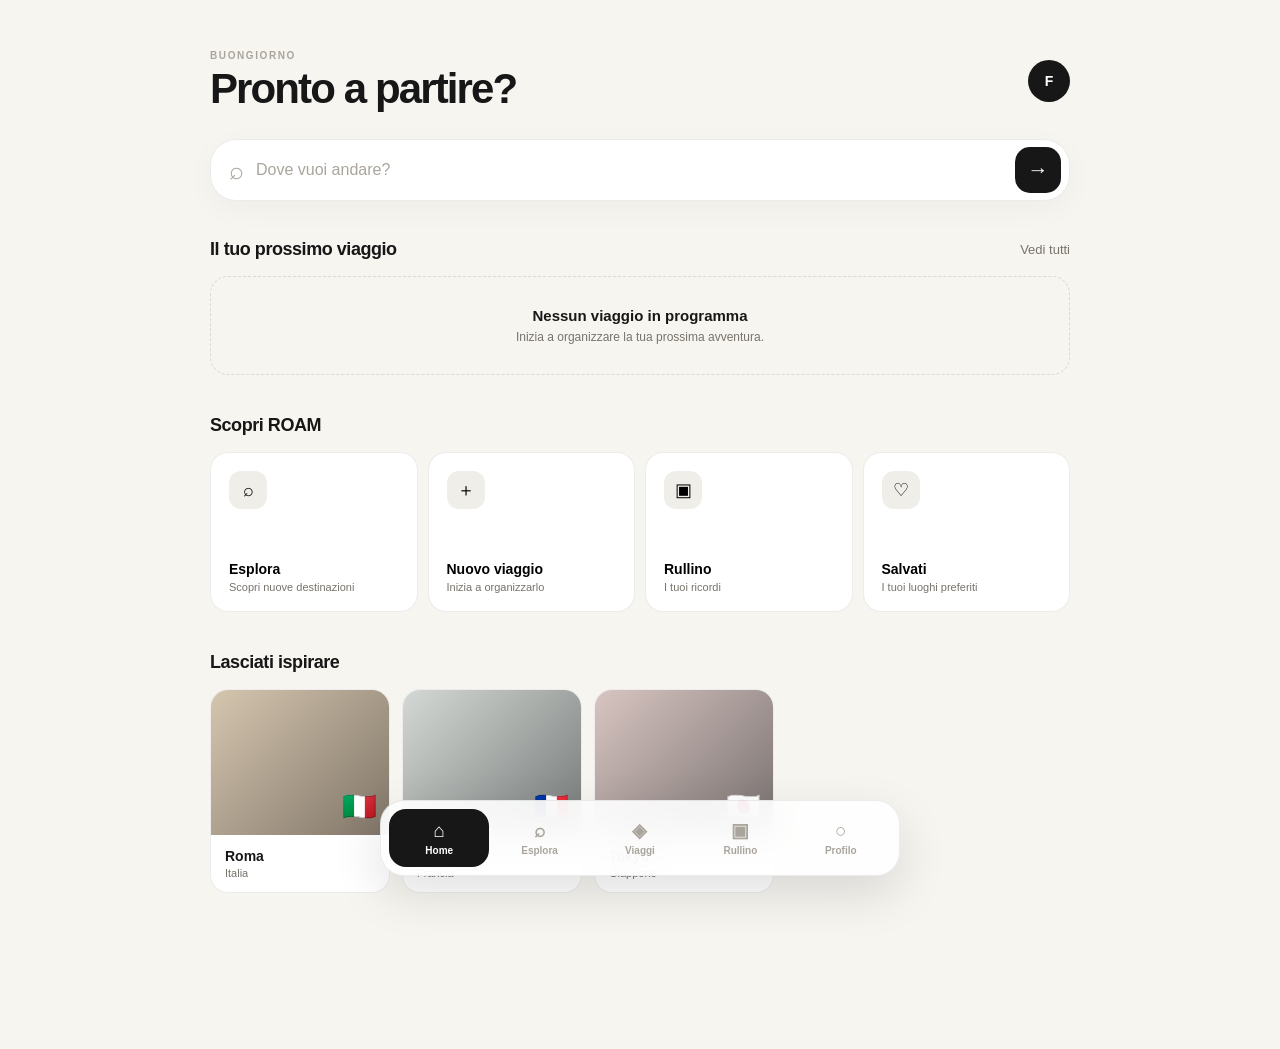
<file: index.html>
<!DOCTYPE html>
<html lang="it">
<head>
    <meta charset="UTF-8">
    <meta name="viewport" content="width=device-width, initial-scale=1.0, viewport-fit=cover">

    <title>ROAM — Travel differently</title>

    <meta name="theme-color" content="#f7f5f0">
    <meta name="description" content="ROAM — Organizza, scopri e vivi i tuoi viaggi.">

    <link rel="stylesheet" href="css/global.css">
</head>

<body>

    <main class="app">

        <!-- HOME -->
        <section class="page active" id="home-page">

            <header class="top-header">
                <div>
                    <span class="eyebrow">BUONGIORNO</span>
                    <h1>Pronto a partire?</h1>
                </div>

                <button class="icon-button" aria-label="Profilo" onclick="navigate('profilo.html')">
                    <span>F</span>
                </button>
            </header>


            <!-- SEARCH -->
            <div class="hero-search">

                <div class="search-icon">⌕</div>

                <input
                    type="text"
                    id="destinationInput"
                    placeholder="Dove vuoi andare?"
                    autocomplete="off"
                >

                <button onclick="searchDestination()">
                    →
                </button>

            </div>


            <!-- NEXT TRIP -->
            <section class="section">

                <div class="section-heading">
                    <h2>Il tuo prossimo viaggio</h2>
                    <button onclick="navigate('viaggi.html')">Vedi tutti</button>
                </div>

                <div id="nextTripContainer"></div>

            </section>


            <!-- QUICK ACTIONS -->
            <section class="section">

                <div class="section-heading">
                    <h2>Scopri ROAM</h2>
                </div>

                <div class="quick-grid">

                    <button class="quick-card" onclick="navigate('esplora.html')">
                        <span class="quick-icon">⌕</span>
                        <strong>Esplora</strong>
                        <small>Scopri nuove destinazioni</small>
                    </button>

                    <button class="quick-card" onclick="navigate('viaggi.html')">
                        <span class="quick-icon">＋</span>
                        <strong>Nuovo viaggio</strong>
                        <small>Inizia a organizzarlo</small>
                    </button>

                    <button class="quick-card" onclick="navigate('rullino.html')">
                        <span class="quick-icon">▣</span>
                        <strong>Rullino</strong>
                        <small>I tuoi ricordi</small>
                    </button>

                    <button class="quick-card">
                        <span class="quick-icon">♡</span>
                        <strong>Salvati</strong>
                        <small>I tuoi luoghi preferiti</small>
                    </button>

                </div>

            </section>


            <!-- INSPIRATION -->
            <section class="section">

                <div class="section-heading">
                    <h2>Lasciati ispirare</h2>
                </div>

                <div class="destination-scroll">

                    <article class="destination-card">
                        <div class="destination-image rome">
                            <span>🇮🇹</span>
                        </div>

                        <div class="destination-info">
                            <strong>Roma</strong>
                            <small>Italia</small>
                        </div>
                    </article>

                    <article class="destination-card">
                        <div class="destination-image paris">
                            <span>🇫🇷</span>
                        </div>

                        <div class="destination-info">
                            <strong>Parigi</strong>
                            <small>Francia</small>
                        </div>
                    </article>

                    <article class="destination-card">
                        <div class="destination-image tokyo">
                            <span>🇯🇵</span>
                        </div>

                        <div class="destination-info">
                            <strong>Tokyo</strong>
                            <small>Giappone</small>
                        </div>
                    </article>

                </div>

            </section>

        </section>

    </main>


    <!-- BOTTOM NAVIGATION -->

    <nav class="bottom-nav">

        <a href="index.html" class="nav-item active">
            <span class="nav-icon">⌂</span>
            <span>Home</span>
        </a>

        <a href="esplora.html" class="nav-item">
            <span class="nav-icon">⌕</span>
            <span>Esplora</span>
        </a>

        <a href="viaggi.html" class="nav-item">
            <span class="nav-icon">◈</span>
            <span>Viaggi</span>
        </a>

        <a href="rullino.html" class="nav-item">
            <span class="nav-icon">▣</span>
            <span>Rullino</span>
        </a>

        <a href="profilo.html" class="nav-item">
            <span class="nav-icon">○</span>
            <span>Profilo</span>
        </a>

    </nav>


    <script src="js/storage.js"></script>
    <script src="js/app.js"></script>

</body>
</html>
</file>
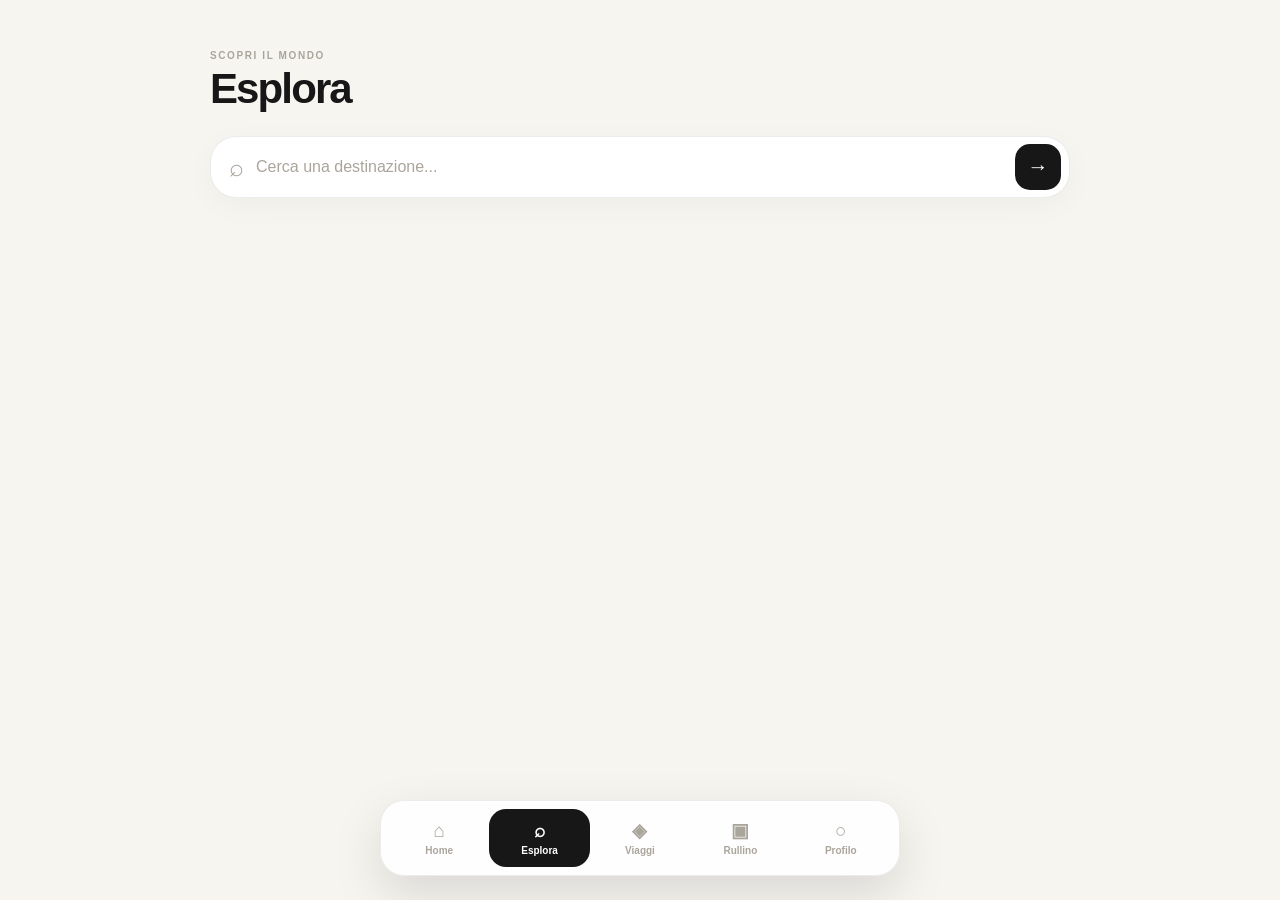
<file: esplora.html>
<!DOCTYPE html>
<html lang="it">

<head>

    <meta charset="UTF-8">

    <meta
        name="viewport"
        content="width=device-width, initial-scale=1.0"
    >

    <meta
        name="theme-color"
        content="#f7f5f0"
    >

    <title>Esplora — ROAM</title>

    <link
        rel="stylesheet"
        href="css/global.css"
    >

    <style>

        .page-header {
            margin-bottom: 25px;
        }


        .destination-header {
            margin-bottom: 30px;
        }


        .destination-flag {
            font-size: 42px;

            margin-bottom: 12px;
        }


        .destination-header h2 {
            font-size: 38px;

            letter-spacing: -.045em;

            margin-bottom: 7px;
        }


        .destination-country {
            color: var(--text-secondary);

            font-size: 13px;
        }


        .destination-description {
            max-width: 650px;

            margin-top: 18px;

            color: var(--text-secondary);

            font-size: 14px;

            line-height: 1.65;
        }


        .info-grid {
            display: grid;

            grid-template-columns:
                repeat(2, 1fr);

            gap: 10px;

            margin-bottom: 30px;
        }


        .info-card {
            padding: 17px;

            border: 1px solid var(--border);

            border-radius: var(--radius-md);

            background: var(--surface);
        }


        .info-card span {
            display: block;

            margin-bottom: 7px;

            color: var(--text-light);

            font-size: 10px;

            font-weight: 700;

            letter-spacing: .08em;
        }


        .info-card strong {
            font-size: 13px;
        }


        .explore-section {
            margin-bottom: 35px;
        }


        .explore-section-header {
            display: flex;

            align-items: center;

            justify-content: space-between;

            margin-bottom: 14px;
        }


        .explore-section-header h3 {
            font-size: 18px;

            letter-spacing: -.025em;
        }


        .explore-section-header span {
            color: var(--text-light);

            font-size: 11px;
        }


        .place-list {
            display: grid;

            gap: 9px;
        }


        .place-card {
            padding: 17px;

            display: flex;

            align-items: center;

            justify-content: space-between;

            gap: 15px;

            border: 1px solid var(--border);

            border-radius: 16px;

            background: var(--surface);
        }


        .place-main {
            min-width: 0;
        }


        .place-main strong {
            display: block;

            margin-bottom: 4px;

            font-size: 14px;
        }


        .place-main small {
            display: block;

            color: var(--text-secondary);

            font-size: 11px;

            line-height: 1.45;
        }


        .place-price {
            flex-shrink: 0;

            color: var(--text-secondary);

            font-size: 12px;
        }


        .save-place {
            flex-shrink: 0;

            width: 36px;
            height: 36px;

            display: grid;
            place-items: center;

            border-radius: 11px;

            background: var(--surface-soft);

            color: var(--text);

            font-size: 17px;
        }


        .neighborhood-list {
            display: flex;

            gap: 9px;

            overflow-x: auto;

            scrollbar-width: none;
        }


        .neighborhood-list::-webkit-scrollbar {
            display: none;
        }


        .neighborhood {
            flex: 0 0 210px;

            padding: 18px;

            border: 1px solid var(--border);

            border-radius: var(--radius-md);

            background: var(--surface);
        }


        .neighborhood strong {
            display: block;

            margin-bottom: 8px;

            font-size: 14px;
        }


        .neighborhood p {
            color: var(--text-secondary);

            font-size: 11px;

            line-height: 1.5;
        }


        .itinerary-grid {
            display: grid;

            grid-template-columns:
                repeat(3, 1fr);

            gap: 9px;
        }


        .itinerary-card {
            padding: 18px;

            border: 1px solid var(--border);

            border-radius: var(--radius-md);

            background: var(--surface);

            text-align: left;
        }


        .itinerary-card span {
            display: block;

            margin-bottom: 20px;

            color: var(--text-light);

            font-size: 10px;

            font-weight: 700;
        }


        .itinerary-card strong {
            font-size: 13px;
        }


        .photo-list {
            display: flex;

            flex-wrap: wrap;

            gap: 8px;
        }


        .photo-tag {
            padding: 9px 12px;

            border-radius: 999px;

            background: var(--surface);

            border: 1px solid var(--border);

            color: var(--text-secondary);

            font-size: 11px;
        }


        .add-trip-cta {
            width: 100%;

            height: 55px;

            margin-top: 5px;

            border-radius: 15px;

            background: var(--text);

            color: white;

            font-size: 13px;

            font-weight: 600;
        }


        .search-results {
            display: grid;

            gap: 9px;

            margin-top: -20px;

            margin-bottom: 25px;
        }


        .search-result {
            padding: 15px;

            display: flex;

            align-items: center;

            gap: 12px;

            border: 1px solid var(--border);

            border-radius: 15px;

            background: var(--surface);

            cursor: pointer;
        }


        .search-result-flag {
            font-size: 25px;
        }


        .search-result strong {
            display: block;

            font-size: 13px;
        }


        .search-result small {
            color: var(--text-secondary);

            font-size: 11px;
        }


        @media (min-width: 700px) {

            .info-grid {
                grid-template-columns:
                    repeat(4, 1fr);
            }

            .place-list {
                grid-template-columns:
                    repeat(2, 1fr);
            }

        }

    </style>

</head>


<body>

<main class="app">

    <header class="page-header">

        <span class="eyebrow">
            SCOPRI IL MONDO
        </span>

        <h1>
            Esplora
        </h1>

    </header>


    <div class="hero-search">

        <div class="search-icon">
            ⌕
        </div>

        <input
            id="exploreInput"
            type="text"
            placeholder="Cerca una destinazione..."
            autocomplete="off"
        >

        <button onclick="searchDestination()">
            →
        </button>

    </div>


    <div id="searchResults"></div>

    <div id="destinationContent"></div>

</main>


<nav class="bottom-nav">

    <a href="index.html" class="nav-item">
        <span class="nav-icon">⌂</span>
        <span>Home</span>
    </a>

    <a href="esplora.html" class="nav-item active">
        <span class="nav-icon">⌕</span>
        <span>Esplora</span>
    </a>

    <a href="viaggi.html" class="nav-item">
        <span class="nav-icon">◈</span>
        <span>Viaggi</span>
    </a>

    <a href="rullino.html" class="nav-item">
        <span class="nav-icon">▣</span>
        <span>Rullino</span>
    </a>

    <a href="profilo.html" class="nav-item">
        <span class="nav-icon">○</span>
        <span>Profilo</span>
    </a>

</nav>


<script src="js/storage.js"></script>
<script src="data/destinations.js"></script>


<script>

    const input =
        document.getElementById(
            "exploreInput"
        );


    document.addEventListener(
        "DOMContentLoaded",
        () => {

            const saved =
                localStorage.getItem(
                    "roam_explore_destination"
                );

            if (saved) {

                input.value = saved;

                searchDestination();

            }

        }
    );


    input.addEventListener(
        "input",
        () => {

            showSearchResults(
                input.value
            );

        }
    );


    input.addEventListener(
        "keydown",
        event => {

            if (
                event.key === "Enter"
            ) {

                searchDestination();

            }

        }
    );


    function normalizeText(text) {

        return text
            .toLowerCase()
            .normalize("NFD")
            .replace(
                /[\u0300-\u036f]/g,
                ""
            )
            .trim();

    }


    function findDestinations(query) {

        const normalized =
            normalizeText(query);

        if (!normalized) {
            return [];
        }


        return destinations.filter(
            destination => {

                const searchable = [

                    destination.name,

                    destination.country,

                    ...destination.aliases

                ]
                    .map(normalizeText)
                    .join(" ");


                return searchable.includes(
                    normalized
                );

            }
        );

    }


    function searchDestination() {

        const query =
            input.value.trim();


        if (!query) {

            input.focus();

            return;

        }


        localStorage.setItem(
            "roam_explore_destination",
            query
        );


        const results =
            findDestinations(query);


        if (!results.length) {

            renderNotFound(query);

            return;

        }


        renderDestination(
            results[0]
        );

    }


    function showSearchResults(query) {

        const container =
            document.getElementById(
                "searchResults"
            );


        if (!query.trim()) {

            container.innerHTML = "";

            return;

        }


        const results =
            findDestinations(query);


        if (!results.length) {

            container.innerHTML = "";

            return;

        }


        container.innerHTML = `

            <div class="search-results">

                ${results
                    .map(
                        destination => `

                            <div
                                class="search-result"
                                onclick="selectDestination('${destination.id}')"
                            >

                                <span class="search-result-flag">
                                    ${destination.flag}
                                </span>

                                <div>

                                    <strong>
                                        ${destination.name}
                                    </strong>

                                    <small>
                                        ${destination.country}
                                    </small>

                                </div>

                            </div>

                        `
                    )
                    .join("")}

            </div>

        `;

    }


    function selectDestination(id) {

        const destination =
            destinations.find(
                item => item.id === id
            );


        if (!destination) return;


        input.value =
            destination.name;


        localStorage.setItem(
            "roam_explore_destination",
            destination.name
        );


        document.getElementById(
            "searchResults"
        ).innerHTML = "";


        renderDestination(
            destination
        );

    }


    function renderDestination(
        destination
    ) {

        const container =
            document.getElementById(
                "destinationContent"
            );


        container.innerHTML = `

            <section class="destination-header">

                <div class="destination-flag">
                    ${destination.flag}
                </div>

                <h2>
                    ${destination.name}
                </h2>

                <span class="destination-country">
                    ${destination.country}
                </span>

                <p class="destination-description">
                    ${destination.description}
                </p>

            </section>


            <section class="info-grid">

                <div class="info-card">

                    <span>
                        VALUTA
                    </span>

                    <strong>
                        ${destination.currency}
                    </strong>

                </div>


                <div class="info-card">

                    <span>
                        LINGUA
                    </span>

                    <strong>
                        ${destination.language}
                    </strong>

                </div>


                <div class="info-card">

                    <span>
                        BUDGET MEDIO
                    </span>

                    <strong>
                        €${destination.budget.medium}/giorno
                    </strong>

                </div>


                <div class="info-card">

                    <span>
                        PERIODO IDEALE
                    </span>

                    <strong>
                        ${destination.bestTime
                            .slice(0, 2)
                            .join(" · ")}
                    </strong>

                </div>

            </section>


            ${renderPlaces(
                destination
            )}


            ${renderActivities(
                destination
            )}


            ${renderNeighborhoods(
                destination
            )}


            ${renderRestaurants(
                destination
            )}


            ${renderNightlife(
                destination
            )}


            ${renderPhotoSpots(
                destination
            )}


            ${renderItineraries(
                destination
            )}


            <button
                class="add-trip-cta"
                onclick="createTripFromDestination('${destination.id}')"
            >
                ＋ Aggiungi ${destination.name} a un viaggio
            </button>

        `;

    }


    function renderPlaces(destination) {

        return `

            <section class="explore-section">

                <div class="explore-section-header">

                    <h3>
                        Da vedere
                    </h3>

                    <span>
                        ${destination.places.length} luoghi
                    </span>

                </div>


                <div class="place-list">

                    ${destination.places
                        .map(
                            place => `

                                <article class="place-card">

                                    <div class="place-main">

                                        <strong>
                                            ${place.name}
                                        </strong>

                                        <small>
                                            ${place.category}
                                            ·
                                            ${place.duration}
                                            <br>
                                            ${place.description}
                                        </small>

                                    </div>


                                    <div>

                                        <div class="place-price">

                                            ${
                                                place.price === 0
                                                    ? "Gratis"
                                                    : `€${place.price}`
                                            }

                                        </div>

                                        <button
                                            class="save-place"
                                            onclick='savePlace(${JSON.stringify(place)}, "${destination.id}")'
                                        >
                                            ♡
                                        </button>

                                    </div>

                                </article>

                            `
                        )
                        .join("")}

                </div>

            </section>

        `;

    }


    function renderActivities(destination) {

        return `

            <section class="explore-section">

                <div class="explore-section-header">

                    <h3>
                        Cose da fare
                    </h3>

                    <span>
                        ${destination.activities.length}
                        esperienze
                    </span>

                </div>


                <div class="place-list">

                    ${destination.activities
                        .map(
                            activity => `

                                <article class="place-card">

                                    <div class="place-main">

                                        <strong>
                                            ${activity.name}
                                        </strong>

                                        <small>
                                            ${activity.category}
                                            <br>
                                            ${activity.description}
                                        </small>

                                    </div>

                                    <button
                                        class="save-place"
                                        onclick='savePlace(${JSON.stringify(activity)}, "${destination.id}")'
                                    >
                                        ♡
                                    </button>

                                </article>

                            `
                        )
                        .join("")}

                </div>

            </section>

        `;

    }


    function renderNeighborhoods(
        destination
    ) {

        return `

            <section class="explore-section">

                <div class="explore-section-header">

                    <h3>
                        Quartieri
                    </h3>

                </div>


                <div class="neighborhood-list">

                    ${destination.neighborhoods
                        .map(
                            neighborhood => `

                                <article class="neighborhood">

                                    <strong>
                                        ${neighborhood.name}
                                    </strong>

                                    <p>
                                        ${neighborhood.description}
                                    </p>

                                </article>

                            `
                        )
                        .join("")}

                </div>

            </section>

        `;

    }


    function renderRestaurants(
        destination
    ) {

        return `

            <section class="explore-section">

                <div class="explore-section-header">

                    <h3>
                        Dove mangiare
                    </h3>

                    <span>
                        ${destination.restaurants.length}
                    </span>

                </div>


                <div class="place-list">

                    ${destination.restaurants
                        .map(
                            restaurant => `

                                <article class="place-card">

                                    <div class="place-main">

                                        <strong>
                                            ${restaurant.name}
                                        </strong>

                                        <small>
                                            ${restaurant.category}
                                        </small>

                                    </div>

                                    <span class="place-price">
                                        ${restaurant.price}
                                    </span>

                                </article>

                            `
                        )
                        .join("")}

                </div>

            </section>

        `;

    }


    function renderNightlife(
        destination
    ) {

        return `

            <section class="explore-section">

                <div class="explore-section-header">

                    <h3>
                        Nightlife
                    </h3>

                </div>


                <div class="photo-list">

                    ${destination.nightlife
                        .map(
                            item => `

                                <span class="photo-tag">
                                    ${item.name}
                                    ·
                                    ${item.category}
                                </span>

                            `
                        )
                        .join("")}

                </div>

            </section>

        `;

    }


    function renderPhotoSpots(
        destination
    ) {

        return `

            <section class="explore-section">

                <div class="explore-section-header">

                    <h3>
                        Photo spots
                    </h3>

                </div>


                <div class="photo-list">

                    ${destination.photoSpots
                        .map(
                            spot => `

                                <span class="photo-tag">
                                    📷 ${spot}
                                </span>

                            `
                        )
                        .join("")}

                </div>

            </section>

        `;

    }


    function renderItineraries(
        destination
    ) {

        return `

            <section class="explore-section">

                <div class="explore-section-header">

                    <h3>
                        Itinerari
                    </h3>

                </div>


                <div class="itinerary-grid">

                    <button
                        class="itinerary-card"
                        onclick='showItinerary(${JSON.stringify(destination.itineraries.oneDay)})'
                    >

                        <span>
                            1 GIORNO
                        </span>

                        <strong>
                            Essenziale
                        </strong>

                    </button>


                    <button
                        class="itinerary-card"
                        onclick='showItinerary(${JSON.stringify(destination.itineraries.threeDays)})'
                    >

                        <span>
                            3 GIORNI
                        </span>

                        <strong>
                            Completo
                        </strong>

                    </button>


                    <button
                        class="itinerary-card"
                        onclick='showItinerary(${JSON.stringify(destination.itineraries.fiveDays)})'
                    >

                        <span>
                            5 GIORNI
                        </span>

                        <strong>
                            Immersivo
                        </strong>

                    </button>

                </div>

            </section>

        `;

    }


    function showItinerary(items) {

        alert(
            items
                .map(
                    (item, index) =>
                        `${index + 1}. ${item}`
                )
                .join("\n")
        );

    }


    function savePlace(
        place,
        destinationId
    ) {

        addSavedPlace({

            id:
                `${destinationId}-${place.id || place.name}`,

            destinationId,

            name: place.name,

            category:
                place.category || "Luogo"

        });


        alert(
            `${place.name} salvato.`
        );

    }


    function createTripFromDestination(
        destinationId
    ) {

        const destination =
            destinations.find(
                item =>
                    item.id === destinationId
            );


        if (!destination) return;


        localStorage.setItem(
            "roam_prefill_destination",
            destination.name
        );


        window.location.href =
            "viaggi.html";

    }


    function renderNotFound(query) {

        document.getElementById(
            "destinationContent"
        ).innerHTML = `

            <div class="empty-state">

                <strong>
                    Destinazione non trovata
                </strong>

                <p>
                    “${escapeHTML(query)}”
                    non è ancora presente nel database ROAM.
                </p>

            </div>

        `;

    }


    function escapeHTML(value) {

        return String(value)
            .replaceAll("&", "&amp;")
            .replaceAll("<", "&lt;")
            .replaceAll(">", "&gt;")
            .replaceAll('"', "&quot;")
            .replaceAll("'", "&#039;");

    }

</script>

</body>

</html>
</file>
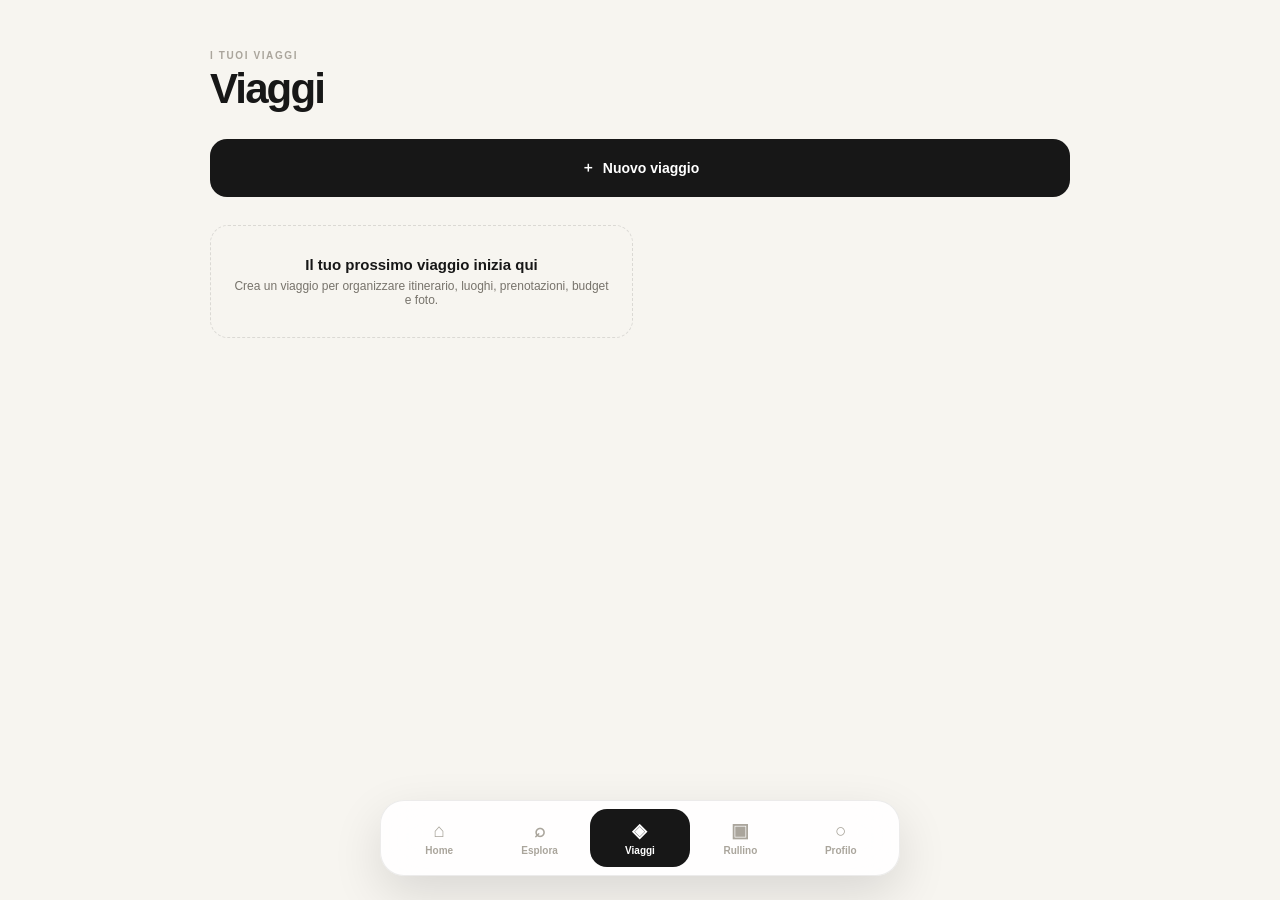
<file: viaggi.html>
<!DOCTYPE html>
<html lang="it">
<head>
    <meta charset="UTF-8">
    <meta name="viewport" content="width=device-width, initial-scale=1.0">
    <meta name="theme-color" content="#f7f5f0">

    <title>Viaggi — ROAM</title>

    <link rel="stylesheet" href="css/global.css">

    <style>
        .page-header {
            margin-bottom: 28px;
        }

        .page-header h1 {
            margin-top: 5px;
        }

        .add-trip-button {
            width: 100%;
            height: 58px;

            display: flex;
            align-items: center;
            justify-content: center;
            gap: 8px;

            margin-bottom: 28px;

            border-radius: 17px;

            background: var(--text);
            color: white;

            font-size: 14px;
            font-weight: 600;

            transition: transform var(--transition);
        }

        .add-trip-button:active {
            transform: scale(.98);
        }

        .trip-list {
            display: grid;
            gap: 14px;
        }

        .saved-trip {
            overflow: hidden;

            border: 1px solid var(--border);
            border-radius: var(--radius-lg);

            background: var(--surface);
        }

        .saved-trip-cover {
            height: 145px;

            padding: 18px;

            display: flex;
            align-items: flex-start;
            justify-content: flex-end;

            background:
                linear-gradient(
                    135deg,
                    #d8d3c9,
                    #77736d
                );

            font-size: 28px;
        }

        .saved-trip-body {
            padding: 18px;
        }

        .saved-trip-body h3 {
            margin-bottom: 5px;

            font-size: 22px;
            letter-spacing: -.035em;
        }

        .saved-trip-date {
            color: var(--text-secondary);
            font-size: 12px;
        }

        .saved-trip-footer {
            display: flex;
            align-items: center;
            justify-content: space-between;

            margin-top: 18px;
        }

        .trip-status {
            padding: 6px 10px;

            border-radius: 999px;

            background: var(--surface-soft);

            color: var(--text-secondary);

            font-size: 10px;
            font-weight: 700;
            letter-spacing: .05em;
        }

        .open-trip {
            padding: 9px 13px;

            border-radius: 11px;

            background: var(--text);
            color: white;

            font-size: 11px;
            font-weight: 600;
        }

        .modal {
            position: fixed;
            inset: 0;

            z-index: 500;

            display: none;
            align-items: flex-end;

            background: rgba(0,0,0,.35);

            backdrop-filter: blur(8px);
        }

        .modal.active {
            display: flex;
        }

        .modal-content {
            width: 100%;
            max-width: 600px;

            margin: 0 auto;

            padding: 25px 20px 30px;

            border-radius: 28px 28px 0 0;

            background: var(--surface);
        }

        .modal-header {
            display: flex;
            align-items: center;
            justify-content: space-between;

            margin-bottom: 25px;
        }

        .modal-header h2 {
            font-size: 22px;
        }

        .close-modal {
            width: 38px;
            height: 38px;

            border-radius: 50%;

            background: var(--surface-soft);

            font-size: 18px;
        }

        .form-group {
            margin-bottom: 17px;
        }

        .form-group label {
            display: block;

            margin-bottom: 7px;

            color: var(--text-secondary);

            font-size: 11px;
            font-weight: 600;
        }

        .form-group input {
            width: 100%;
            height: 52px;

            padding: 0 15px;

            outline: none;

            border: 1px solid var(--border);
            border-radius: 14px;

            background: var(--bg);

            color: var(--text);

            font-size: 14px;
        }

        .form-group input:focus {
            border-color: rgba(23,23,23,.25);
        }

        .form-row {
            display: grid;
            grid-template-columns: 1fr 1fr;

            gap: 10px;
        }

        .create-button {
            width: 100%;
            height: 54px;

            margin-top: 8px;

            border-radius: 15px;

            background: var(--text);
            color: white;

            font-size: 14px;
            font-weight: 600;
        }

        @media (min-width: 700px) {
            .trip-list {
                grid-template-columns: repeat(2, 1fr);
            }

            .modal {
                align-items: center;
                padding: 20px;
            }

            .modal-content {
                border-radius: 28px;
            }
        }
    </style>
</head>

<body>

<main class="app">

    <header class="page-header">
        <span class="eyebrow">I TUOI VIAGGI</span>
        <h1>Viaggi</h1>
    </header>

    <button class="add-trip-button" onclick="openTripModal()">
        <span>＋</span>
        Nuovo viaggio
    </button>

    <section id="tripList" class="trip-list"></section>

</main>


<nav class="bottom-nav">

    <a href="index.html" class="nav-item">
        <span class="nav-icon">⌂</span>
        <span>Home</span>
    </a>

    <a href="esplora.html" class="nav-item">
        <span class="nav-icon">⌕</span>
        <span>Esplora</span>
    </a>

    <a href="viaggi.html" class="nav-item active">
        <span class="nav-icon">◈</span>
        <span>Viaggi</span>
    </a>

    <a href="rullino.html" class="nav-item">
        <span class="nav-icon">▣</span>
        <span>Rullino</span>
    </a>

    <a href="profilo.html" class="nav-item">
        <span class="nav-icon">○</span>
        <span>Profilo</span>
    </a>

</nav>


<!-- MODAL -->

<div id="tripModal" class="modal">

    <div class="modal-content">

        <div class="modal-header">

            <h2>Nuovo viaggio</h2>

            <button
                class="close-modal"
                onclick="closeTripModal()"
            >
                ×
            </button>

        </div>


        <form id="tripForm">

            <div class="form-group">

                <label for="tripDestination">
                    DESTINAZIONE
                </label>

                <input
                    id="tripDestination"
                    type="text"
                    placeholder="Es. Tokyo, Giappone"
                    required
                >

            </div>


            <div class="form-row">

                <div class="form-group">

                    <label for="tripStart">
                        PARTENZA
                    </label>

                    <input
                        id="tripStart"
                        type="date"
                        required
                    >

                </div>


                <div class="form-group">

                    <label for="tripEnd">
                        RITORNO
                    </label>

                    <input
                        id="tripEnd"
                        type="date"
                        required
                    >

                </div>

            </div>


            <div class="form-group">

                <label for="tripBudget">
                    BUDGET INIZIALE
                </label>

                <input
                    id="tripBudget"
                    type="number"
                    min="0"
                    step="0.01"
                    placeholder="Es. 1200"
                >

            </div>


            <button
                class="create-button"
                type="submit"
            >
                Crea viaggio
            </button>

        </form>

    </div>

</div>

<script src="js/storage.js"></script>

<script>

document.addEventListener(
    "DOMContentLoaded",
    () => {

        renderTrips();


        const prefilledDestination =
            localStorage.getItem(
                "roam_prefill_destination"
            );


        if (prefilledDestination) {

            const destinationInput =
                document.getElementById(
                    "tripDestination"
                );


            if (destinationInput) {

                destinationInput.value =
                    prefilledDestination;

            }


            localStorage.removeItem(
                "roam_prefill_destination"
            );

        }

    }
);



    function openTripModal() {

        document
            .getElementById("tripModal")
            .classList.add("active");

        document
            .getElementById("tripDestination")
            .focus();

    }


    function closeTripModal() {

        document
            .getElementById("tripModal")
            .classList.remove("active");

    }


    document
        .getElementById("tripModal")
        .addEventListener(
            "click",
            event => {

                if (
                    event.target.id === "tripModal"
                ) {
                    closeTripModal();
                }

            }
        );


    document
        .getElementById("tripForm")
        .addEventListener(
            "submit",
            event => {

                event.preventDefault();

                const destination =
                    document
                        .getElementById(
                            "tripDestination"
                        )
                        .value
                        .trim();

                const startDate =
                    document
                        .getElementById(
                            "tripStart"
                        )
                        .value;

                const endDate =
                    document
                        .getElementById(
                            "tripEnd"
                        )
                        .value;

                const budget =
                    Number(
                        document
                            .getElementById(
                                "tripBudget"
                            )
                            .value || 0
                    );


                if (
                    new Date(endDate) <
                    new Date(startDate)
                ) {

                    alert(
                        "La data di ritorno deve essere successiva alla partenza."
                    );

                    return;
                }


                const trip = {

                    id:
                        crypto.randomUUID(),

                    destination,

                    startDate,

                    endDate,

                    budget,

                    createdAt:
                        new Date().toISOString(),

                    itinerary: [],

                    bookings: [],

                    places: [],

                    expenses: [],

                    photos: []

                };


                addTrip(trip);

                closeTripModal();

                event.target.reset();

                renderTrips();

            }
        );


    function renderTrips() {

        const container =
            document.getElementById(
                "tripList"
            );

        const trips = getTrips();


        if (!trips.length) {

            container.innerHTML = `

                <div class="empty-state">

                    <strong>
                        Il tuo prossimo viaggio inizia qui
                    </strong>

                    <p>
                        Crea un viaggio per organizzare
                        itinerario, luoghi, prenotazioni,
                        budget e foto.
                    </p>

                </div>

            `;

            return;
        }


        const sortedTrips =
            [...trips].sort(
                (a, b) =>
                    new Date(a.startDate) -
                    new Date(b.startDate)
            );


        container.innerHTML =
            sortedTrips
                .map(trip => {

                    const start =
                        formatTripDate(
                            trip.startDate
                        );

                    const end =
                        formatTripDate(
                            trip.endDate
                        );

                    const status =
                        getTripStatus(trip);


                    return `

                        <article class="saved-trip">

                            <div class="saved-trip-cover">
                                ${getDestinationEmoji(trip.destination)}
                            </div>

                            <div class="saved-trip-body">

                                <h3>
                                    ${escapeHTML(
                                        trip.destination
                                    )}
                                </h3>

                                <span class="saved-trip-date">
                                    ${start} — ${end}
                                </span>


                                <div class="saved-trip-footer">

                                    <span class="trip-status">
                                        ${status}
                                    </span>

                                    <button
                                        class="open-trip"
                                        onclick="openTrip('${trip.id}')"
                                    >
                                        Apri viaggio
                                    </button>

                                </div>

                            </div>

                        </article>

                    `;

                })
                .join("");

    }


    function openTrip(id) {

        localStorage.setItem(
            "roam_current_trip",
            id
        );

        window.location.href =
            "viaggio.html";

    }


    function formatTripDate(date) {

        return new Date(date)
            .toLocaleDateString(
                "it-IT",
                {
                    day: "numeric",
                    month: "short",
                    year: "numeric"
                }
            );

    }


    function getTripStatus(trip) {

        const now = new Date();
        const start = new Date(trip.startDate);
        const end = new Date(trip.endDate);


        if (now < start) {
            return "IN PROGRAMMA";
        }

        if (now >= start && now <= end) {
            return "IN CORSO";
        }

        return "COMPLETATO";

    }


    function getDestinationEmoji(destination) {

        const text =
            destination.toLowerCase();

        if (
            text.includes("italia") ||
            text.includes("roma") ||
            text.includes("milano") ||
            text.includes("venezia")
        ) {
            return "🇮🇹";
        }

        if (
            text.includes("francia") ||
            text.includes("parigi")
        ) {
            return "🇫🇷";
        }

        if (
            text.includes("giappone") ||
            text.includes("tokyo")
        ) {
            return "🇯🇵";
        }

        if (
            text.includes("spagna") ||
            text.includes("barcellona") ||
            text.includes("madrid")
        ) {
            return "🇪🇸";
        }

        if (
            text.includes("inghilterra") ||
            text.includes("londra") ||
            text.includes("uk")
        ) {
            return "🇬🇧";
        }

        return "✈";
    }


    function escapeHTML(value) {

        return String(value)
            .replaceAll("&", "&amp;")
            .replaceAll("<", "&lt;")
            .replaceAll(">", "&gt;")
            .replaceAll('"', "&quot;")
            .replaceAll("'", "&#039;");

    }

</script>

</body>
</html>
</file>
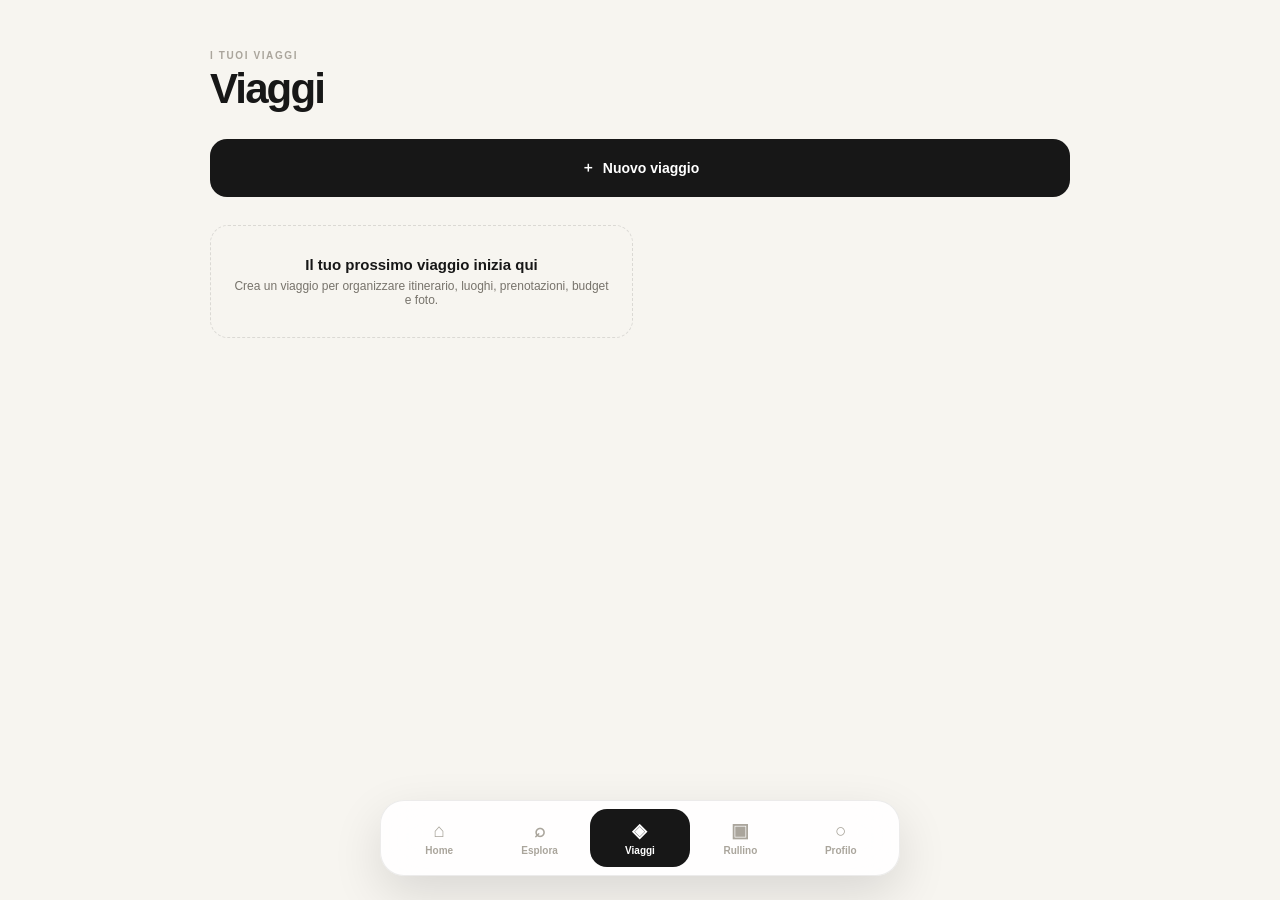
<file: viaggio.html>
<!DOCTYPE html>
<html lang="it">

<head>

    <meta charset="UTF-8">

    <meta
        name="viewport"
        content="width=device-width, initial-scale=1.0"
    >

    <meta
        name="theme-color"
        content="#f7f5f0"
    >

    <title>Viaggio — ROAM</title>

    <link
        rel="stylesheet"
        href="css/global.css"
    >

    <style>

        .back-button {
            display: inline-flex;
            align-items: center;
            gap: 8px;

            margin-bottom: 25px;

            background: transparent;

            color: var(--text-secondary);

            font-size: 13px;
        }


        .trip-hero {
            padding: 28px;

            margin-bottom: 25px;

            border-radius: var(--radius-lg);

            background:
                linear-gradient(
                    135deg,
                    #dad5cb,
                    #69655f
                );

            color: white;
        }


        .trip-hero .eyebrow {
            color: rgba(255,255,255,.6);
        }


        .trip-hero h1 {
            margin-bottom: 8px;
        }


        .trip-hero p {
            color: rgba(255,255,255,.75);

            font-size: 13px;
        }


        .countdown {
            display: inline-flex;

            margin-top: 18px;

            padding: 8px 11px;

            border-radius: 999px;

            background: rgba(255,255,255,.14);

            backdrop-filter: blur(10px);

            font-size: 11px;
        }


        .feature-grid {
            display: grid;

            grid-template-columns: repeat(2, 1fr);

            gap: 10px;

            margin-bottom: 30px;
        }


        .feature-card {
            min-height: 135px;

            padding: 18px;

            display: flex;
            flex-direction: column;
            justify-content: space-between;

            text-align: left;

            border: 1px solid var(--border);

            border-radius: var(--radius-md);

            background: var(--surface);
        }


        .feature-icon {
            width: 38px;
            height: 38px;

            display: grid;
            place-items: center;

            border-radius: 12px;

            background: var(--surface-soft);

            font-size: 18px;
        }


        .feature-card strong {
            font-size: 14px;
        }


        .feature-card small {
            color: var(--text-secondary);

            font-size: 11px;
        }


        .summary-list {
            overflow: hidden;

            border: 1px solid var(--border);

            border-radius: var(--radius-md);

            background: var(--surface);
        }


        .summary-row {
            display: flex;
            justify-content: space-between;
            align-items: center;

            padding: 16px;

            border-bottom: 1px solid var(--border);

            font-size: 13px;
        }


        .summary-row:last-child {
            border-bottom: 0;
        }


        .summary-label {
            color: var(--text-secondary);
        }


        .delete-trip {
            width: 100%;
            height: 50px;

            margin-top: 25px;

            border-radius: 14px;

            background: transparent;

            border: 1px solid rgba(180,40,40,.15);

            color: #8a3939;

            font-size: 12px;
        }


        @media (min-width: 700px) {

            .feature-grid {
                grid-template-columns: repeat(4, 1fr);
            }

        }

    </style>

</head>


<body>

<main class="app">

    <button
        class="back-button"
        onclick="history.back()"
    >
        ← Torna ai viaggi
    </button>


    <div id="tripContent"></div>

</main>


<nav class="bottom-nav">

    <a href="index.html" class="nav-item">
        <span class="nav-icon">⌂</span>
        <span>Home</span>
    </a>

    <a href="esplora.html" class="nav-item">
        <span class="nav-icon">⌕</span>
        <span>Esplora</span>
    </a>

    <a href="viaggi.html" class="nav-item active">
        <span class="nav-icon">◈</span>
        <span>Viaggi</span>
    </a>

    <a href="rullino.html" class="nav-item">
        <span class="nav-icon">▣</span>
        <span>Rullino</span>
    </a>

    <a href="profilo.html" class="nav-item">
        <span class="nav-icon">○</span>
        <span>Profilo</span>
    </a>

</nav>


<script src="js/storage.js"></script>

<script>

    document.addEventListener(
        "DOMContentLoaded",
        loadCurrentTrip
    );


    function loadCurrentTrip() {

        const tripId =
            localStorage.getItem(
                "roam_current_trip"
            );


        if (!tripId) {

            window.location.href =
                "viaggi.html";

            return;

        }


        const trip =
            getTrips().find(
                item => item.id === tripId
            );


        if (!trip) {

            window.location.href =
                "viaggi.html";

            return;

        }


        renderTrip(trip);

    }


    function renderTrip(trip) {

        const container =
            document.getElementById(
                "tripContent"
            );


        const start =
            new Date(trip.startDate);

        const end =
            new Date(trip.endDate);


        const days =
            Math.max(
                1,
                Math.ceil(
                    (
                        end - start
                    ) /
                    (1000 * 60 * 60 * 24)
                )
            );


        const countdown =
            getCountdown(trip.startDate);


        const expenses =
            trip.expenses?.length || 0;


        const places =
            trip.places?.length || 0;


        const photos =
            trip.photos?.length || 0;


        container.innerHTML = `

            <section class="trip-hero">

                <span class="eyebrow">
                    ${getTripStatus(trip)}
                </span>

                <h1>
                    ${escapeHTML(
                        trip.destination
                    )}
                </h1>

                <p>
                    ${formatDate(trip.startDate)}
                    —
                    ${formatDate(trip.endDate)}
                </p>

                <span class="countdown">
                    ${countdown}
                </span>

            </section>


            <section class="feature-grid">

                <button
                    class="feature-card"
                    onclick="openSection('itinerario')"
                >

                    <span class="feature-icon">
                        ◷
                    </span>

                    <strong>
                        Itinerario
                    </strong>

                    <small>
                        Organizza le tue giornate
                    </small>

                </button>


                <button
                    class="feature-card"
                    onclick="openSection('luoghi')"
                >

                    <span class="feature-icon">
                        ◉
                    </span>

                    <strong>
                        Luoghi
                    </strong>

                    <small>
                        ${places} luoghi salvati
                    </small>

                </button>


                <button
                    class="feature-card"
                    onclick="openSection('prenotazioni')"
                >

                    <span class="feature-icon">
                        □
                    </span>

                    <strong>
                        Prenotazioni
                    </strong>

                    <small>
                        Voli, hotel e biglietti
                    </small>

                </button>


                <button
                    class="feature-card"
                    onclick="openSection('budget')"
                >

                    <span class="feature-icon">
                        €
                    </span>

                    <strong>
                        Budget
                    </strong>

                    <small>
                        €${Number(trip.budget || 0).toFixed(2)}
                    </small>

                </button>

            </section>


            <section class="section">

                <div class="section-heading">

                    <h2>
                        Riepilogo
                    </h2>

                </div>


                <div class="summary-list">

                    <div class="summary-row">

                        <span class="summary-label">
                            Durata
                        </span>

                        <strong>
                            ${days} giorni
                        </strong>

                    </div>


                    <div class="summary-row">

                        <span class="summary-label">
                            Luoghi
                        </span>

                        <strong>
                            ${places}
                        </strong>

                    </div>


                    <div class="summary-row">

                        <span class="summary-label">
                            Foto
                        </span>

                        <strong>
                            ${photos}
                        </strong>

                    </div>


                    <div class="summary-row">

                        <span class="summary-label">
                            Spese registrate
                        </span>

                        <strong>
                            ${expenses}
                        </strong>

                    </div>

                </div>

            </section>


            <button
                class="delete-trip"
                onclick="deleteCurrentTrip('${trip.id}')"
            >
                Elimina questo viaggio
            </button>

        `;

    }


    function getCountdown(startDate) {

        const start =
            new Date(startDate);

        const now =
            new Date();


        const diff =
            start - now;


        if (diff <= 0) {

            return "Il viaggio è iniziato";

        }


        const days =
            Math.ceil(
                diff /
                (1000 * 60 * 60 * 24)
            );


        if (days === 1) {
            return "Parti domani";
        }


        return `Mancano ${days} giorni`;

    }


    function getTripStatus(trip) {

        const now = new Date();

        const start =
            new Date(trip.startDate);

        const end =
            new Date(trip.endDate);


        if (now < start) {
            return "PROSSIMO VIAGGIO";
        }

        if (now <= end) {
            return "VIAGGIO IN CORSO";
        }

        return "VIAGGIO COMPLETATO";

    }


    function openSection(section) {

        alert(
            `${section} sarà disponibile nel prossimo modulo di ROAM.`
        );

    }


    function deleteCurrentTrip(id) {

        const confirmed =
            confirm(
                "Sei sicuro di voler eliminare questo viaggio?"
            );


        if (!confirmed) return;


        deleteTrip(id);

        localStorage.removeItem(
            "roam_current_trip"
        );


        window.location.href =
            "viaggi.html";

    }


    function formatDate(date) {

        return new Date(date)
            .toLocaleDateString(
                "it-IT",
                {
                    day: "numeric",
                    month: "long",
                    year: "numeric"
                }
            );

    }


    function escapeHTML(value) {

        return String(value)
            .replaceAll("&", "&amp;")
            .replaceAll("<", "&lt;")
            .replaceAll(">", "&gt;")
            .replaceAll('"', "&quot;")
            .replaceAll("'", "&#039;");

    }

</script>

</body>
</html>
</file>
<file: css/global.css>
:root {
    --bg: #f7f5f0;
    --surface: #ffffff;
    --surface-soft: #f0eee8;

    --text: #171717;
    --text-secondary: #77736b;
    --text-light: #aaa59c;

    --border: rgba(23, 23, 23, 0.08);

    --radius-sm: 12px;
    --radius-md: 18px;
    --radius-lg: 26px;

    --nav-height: 76px;

    --transition: 220ms ease;
}


* {
    margin: 0;
    padding: 0;
    box-sizing: border-box;
}


html {
    scroll-behavior: smooth;
}


body {
    min-height: 100vh;

    background: var(--bg);
    color: var(--text);

    font-family:
        -apple-system,
        BlinkMacSystemFont,
        "SF Pro Display",
        "SF Pro Text",
        Inter,
        sans-serif;

    -webkit-font-smoothing: antialiased;
}


button,
input {
    font: inherit;
}


button {
    border: 0;
    cursor: pointer;
}


a {
    color: inherit;
    text-decoration: none;
}


.app {
    width: 100%;
    max-width: 900px;
    margin: 0 auto;

    padding: 28px 20px calc(var(--nav-height) + 35px);
}


.page {
    display: none;
}


.page.active {
    display: block;
}


/* HEADER */

.top-header {
    display: flex;
    align-items: center;
    justify-content: space-between;

    margin-bottom: 28px;
}


.eyebrow {
    display: block;

    margin-bottom: 6px;

    color: var(--text-light);

    font-size: 10px;
    font-weight: 700;

    letter-spacing: 0.16em;
}


h1 {
    font-size: clamp(28px, 7vw, 42px);
    line-height: 1.05;

    letter-spacing: -0.045em;
}


h2 {
    font-size: 18px;
    letter-spacing: -0.025em;
}


.icon-button {
    width: 42px;
    height: 42px;

    display: grid;
    place-items: center;

    border-radius: 50%;

    background: var(--text);
    color: white;

    font-size: 14px;
    font-weight: 600;

    transition: transform var(--transition);
}


.icon-button:active {
    transform: scale(0.94);
}


/* SEARCH */

.hero-search {
    display: flex;
    align-items: center;

    height: 62px;

    padding: 0 8px 0 18px;

    background: var(--surface);

    border: 1px solid var(--border);
    border-radius: var(--radius-lg);

    box-shadow: 0 8px 30px rgba(0,0,0,0.035);

    margin-bottom: 38px;
}


.search-icon {
    margin-right: 12px;

    color: var(--text-light);

    font-size: 25px;
}


.hero-search input {
    min-width: 0;
    flex: 1;

    border: 0;
    outline: 0;

    background: transparent;

    color: var(--text);

    font-size: 16px;
}


.hero-search input::placeholder {
    color: var(--text-light);
}


.hero-search button {
    width: 46px;
    height: 46px;

    display: grid;
    place-items: center;

    border-radius: 15px;

    background: var(--text);
    color: white;

    font-size: 21px;

    transition:
        transform var(--transition),
        opacity var(--transition);
}


.hero-search button:active {
    transform: scale(0.94);
}


/* SECTIONS */

.section {
    margin-bottom: 40px;
}


.section-heading {
    display: flex;
    align-items: center;
    justify-content: space-between;

    margin-bottom: 16px;
}


.section-heading button {
    background: transparent;

    color: var(--text-secondary);

    font-size: 13px;
}


/* NEXT TRIP */

.trip-card {
    position: relative;

    overflow: hidden;

    min-height: 245px;

    padding: 24px;

    display: flex;
    flex-direction: column;
    justify-content: flex-end;

    border-radius: var(--radius-lg);

    color: white;

    background:
        linear-gradient(
            180deg,
            rgba(0,0,0,0.02),
            rgba(0,0,0,0.72)
        ),
        linear-gradient(
            135deg,
            #aaa,
            #444
        );

    box-shadow: 0 15px 40px rgba(0,0,0,0.10);
}


.trip-card::before {
    content: "";

    position: absolute;
    inset: 0;

    background:
        radial-gradient(
            circle at 80% 20%,
            rgba(255,255,255,0.25),
            transparent 35%
        );
}


.trip-content {
    position: relative;
    z-index: 1;
}


.trip-label {
    display: inline-block;

    margin-bottom: 10px;

    padding: 6px 10px;

    border-radius: 999px;

    background: rgba(255,255,255,0.16);

    backdrop-filter: blur(10px);

    font-size: 11px;
}


.trip-card h3 {
    font-size: 32px;
    letter-spacing: -0.04em;

    margin-bottom: 5px;
}


.trip-card p {
    opacity: 0.8;

    font-size: 13px;
}


/* QUICK GRID */

.quick-grid {
    display: grid;

    grid-template-columns: repeat(2, 1fr);

    gap: 10px;
}


.quick-card {
    min-height: 145px;

    padding: 18px;

    display: flex;
    flex-direction: column;
    align-items: flex-start;
    justify-content: flex-end;

    text-align: left;

    border: 1px solid var(--border);
    border-radius: var(--radius-md);

    background: var(--surface);

    transition:
        transform var(--transition),
        background var(--transition);
}


.quick-card:active {
    transform: scale(0.97);
}


.quick-icon {
    width: 38px;
    height: 38px;

    display: grid;
    place-items: center;

    margin-bottom: auto;

    border-radius: 12px;

    background: var(--surface-soft);

    font-size: 18px;
}


.quick-card strong {
    margin-bottom: 4px;

    font-size: 14px;
}


.quick-card small {
    color: var(--text-secondary);

    font-size: 11px;
}


/* DESTINATIONS */

.destination-scroll {
    display: flex;

    gap: 12px;

    overflow-x: auto;

    padding-bottom: 5px;

    scrollbar-width: none;
}


.destination-scroll::-webkit-scrollbar {
    display: none;
}


.destination-card {
    flex: 0 0 180px;

    overflow: hidden;

    border-radius: var(--radius-md);

    background: var(--surface);

    border: 1px solid var(--border);
}


.destination-image {
    height: 145px;

    display: flex;
    align-items: flex-end;
    justify-content: flex-end;

    padding: 12px;

    font-size: 28px;
}


.destination-image.rome {
    background: linear-gradient(135deg, #d5c6af, #807568);
}


.destination-image.paris {
    background: linear-gradient(135deg, #d5d9d6, #747977);
}


.destination-image.tokyo {
    background: linear-gradient(135deg, #d8c5c1, #77706f);
}


.destination-info {
    display: flex;
    flex-direction: column;

    padding: 13px 14px;
}


.destination-info strong {
    font-size: 14px;
}


.destination-info small {
    margin-top: 3px;

    color: var(--text-secondary);

    font-size: 11px;
}


/* EMPTY STATE */

.empty-state {
    padding: 30px 20px;

    text-align: center;

    border: 1px dashed rgba(23,23,23,0.12);
    border-radius: var(--radius-md);

    color: var(--text-secondary);
}


.empty-state strong {
    display: block;

    margin-bottom: 6px;

    color: var(--text);

    font-size: 15px;
}


.empty-state p {
    font-size: 12px;
}


/* BOTTOM NAV */

.bottom-nav {
    position: fixed;

    z-index: 100;

    left: 50%;
    bottom: 14px;

    transform: translateX(-50%);

    width: min(calc(100% - 24px), 520px);

    height: var(--nav-height);

    padding: 8px;

    display: grid;
    grid-template-columns: repeat(5, 1fr);

    background: rgba(255,255,255,0.90);

    border: 1px solid rgba(23,23,23,0.08);

    border-radius: 24px;

    box-shadow:
        0 18px 50px rgba(0,0,0,0.12);

    backdrop-filter: blur(20px);
    -webkit-backdrop-filter: blur(20px);
}


.nav-item {
    display: flex;
    flex-direction: column;
    align-items: center;
    justify-content: center;

    gap: 5px;

    border-radius: 17px;

    color: var(--text-light);

    font-size: 10px;
    font-weight: 600;

    transition:
        background var(--transition),
        color var(--transition);
}


.nav-item.active {
    background: var(--text);
    color: white;
}


.nav-icon {
    font-size: 19px;

    line-height: 1;
}


/* DESKTOP */

@media (min-width: 768px) {

    .app {
        padding-top: 50px;
    }

    .quick-grid {
        grid-template-columns: repeat(4, 1fr);
    }

    .quick-card {
        min-height: 160px;
    }

    .bottom-nav {
        bottom: 24px;
    }
}
</file>
